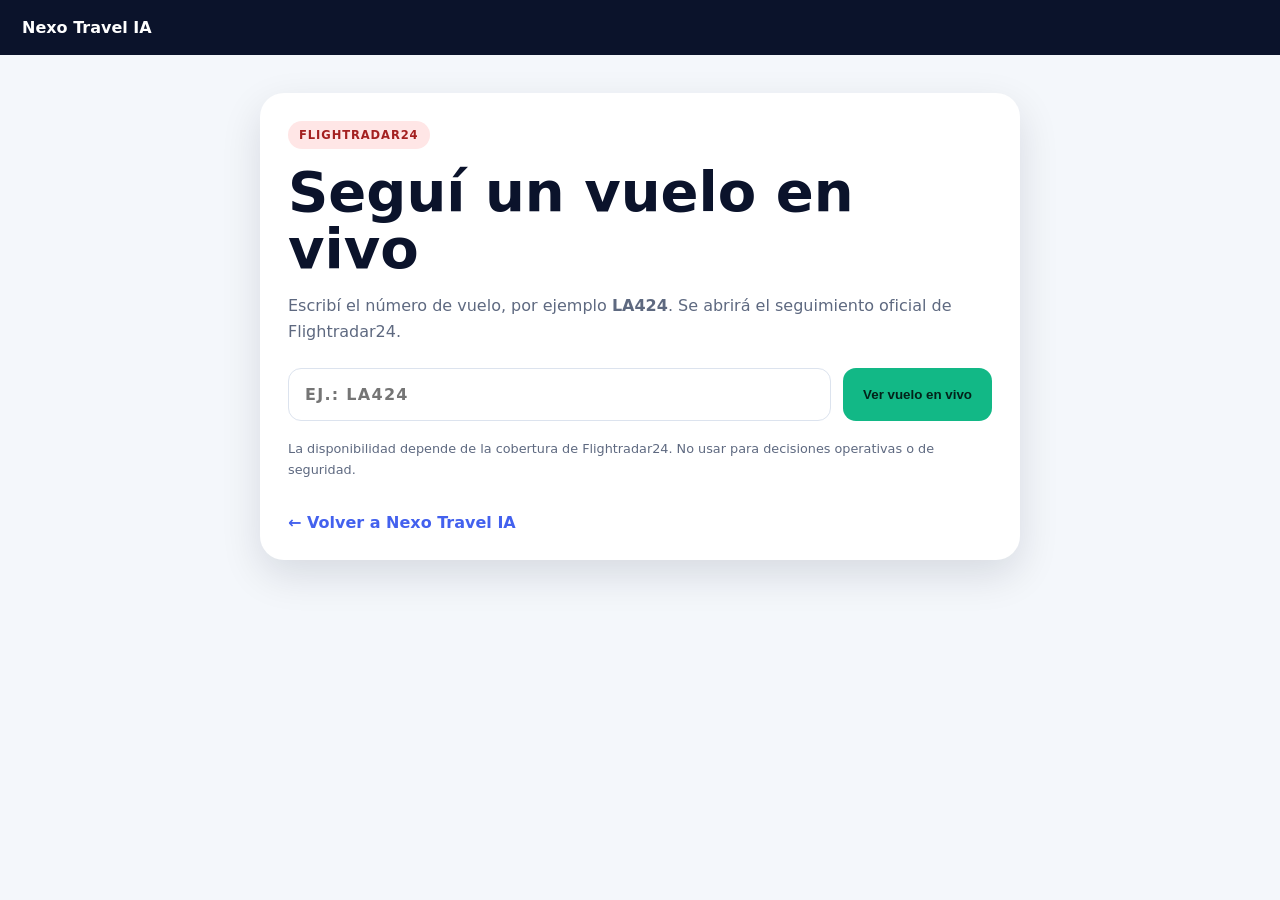
<file: flyradar.html>
<!DOCTYPE html>
<html lang="es">
<head>
<meta charset="UTF-8">
<meta name="viewport" content="width=device-width,initial-scale=1">
<meta name="theme-color" content="#0b132b">
<title>Rastreador de vuelos | Nexo Travel IA</title>
<style>
*{box-sizing:border-box}body{margin:0;font-family:system-ui,-apple-system,"Segoe UI",sans-serif;background:#f4f7fb;color:#0b132b}.top{padding:18px 22px;background:#0b132b;color:#fff}.top a{color:#8ef0d2;text-decoration:none;font-weight:700}.wrap{width:min(760px,calc(100% - 28px));margin:38px auto}.card{background:#fff;border-radius:24px;padding:28px;box-shadow:0 15px 40px rgba(11,19,43,.12)}.tag{display:inline-block;padding:7px 11px;border-radius:999px;background:#ffe6e6;color:#a42020;font-size:.72rem;font-weight:900;letter-spacing:.08em}h1{font-size:clamp(2rem,7vw,3.5rem);line-height:1.02;margin:14px 0}p{color:#5e6980;line-height:1.6}.form{display:grid;grid-template-columns:1fr auto;gap:12px;margin-top:24px}input{padding:16px;border:1px solid #dce3ee;border-radius:13px;font:inherit;text-transform:uppercase;font-weight:800;letter-spacing:.08em}button{border:0;border-radius:13px;padding:15px 20px;background:#12b886;color:#032119;font-weight:900;cursor:pointer}.result{display:none;margin-top:20px;padding:18px;border-radius:16px;background:#eef3ff;border:1px solid #cfd9ff}.result.show{display:block}.result strong{font-size:1.8rem;display:block;margin:4px 0}.note{font-size:.8rem;margin-top:18px}.back{display:inline-block;margin-top:20px;color:#4361ee;font-weight:800;text-decoration:none}@media(max-width:600px){.form{grid-template-columns:1fr}button{width:100%}.card{padding:22px}}
</style>
</head>
<body>
<header class="top"><strong>Nexo Travel IA</strong></header>
<main class="wrap">
<section class="card">
<span class="tag">FLIGHTRADAR24</span>
<h1>Seguí un vuelo en vivo</h1>
<p>Escribí el número de vuelo, por ejemplo <b>LA424</b>. Se abrirá el seguimiento oficial de Flightradar24.</p>
<form class="form" id="form">
<input id="flight" placeholder="Ej.: LA424" maxlength="10" autocomplete="off" required>
<button type="submit">Ver vuelo en vivo</button>
</form>
<div class="result" id="result"><small>VUELO SELECCIONADO</small><strong id="selected">—</strong><span>Abriendo seguimiento oficial…</span></div>
<p class="note">La disponibilidad depende de la cobertura de Flightradar24. No usar para decisiones operativas o de seguridad.</p>
<a class="back" href="./">← Volver a Nexo Travel IA</a>
</section>
</main>
<script>
const form=document.getElementById('form'),input=document.getElementById('flight'),result=document.getElementById('result'),selected=document.getElementById('selected');
form.addEventListener('submit',e=>{e.preventDefault();const f=input.value.toUpperCase().replace(/[^A-Z0-9]/g,'').slice(0,10);if(f.length<3){alert('Ingresá un número de vuelo válido');return}input.value=f;selected.textContent=f;result.classList.add('show');window.open('https://www.flightradar24.com/data/flights/'+encodeURIComponent(f.toLowerCase()),'_blank','noopener,noreferrer')});
</script>
</body>
</html>
</file>
